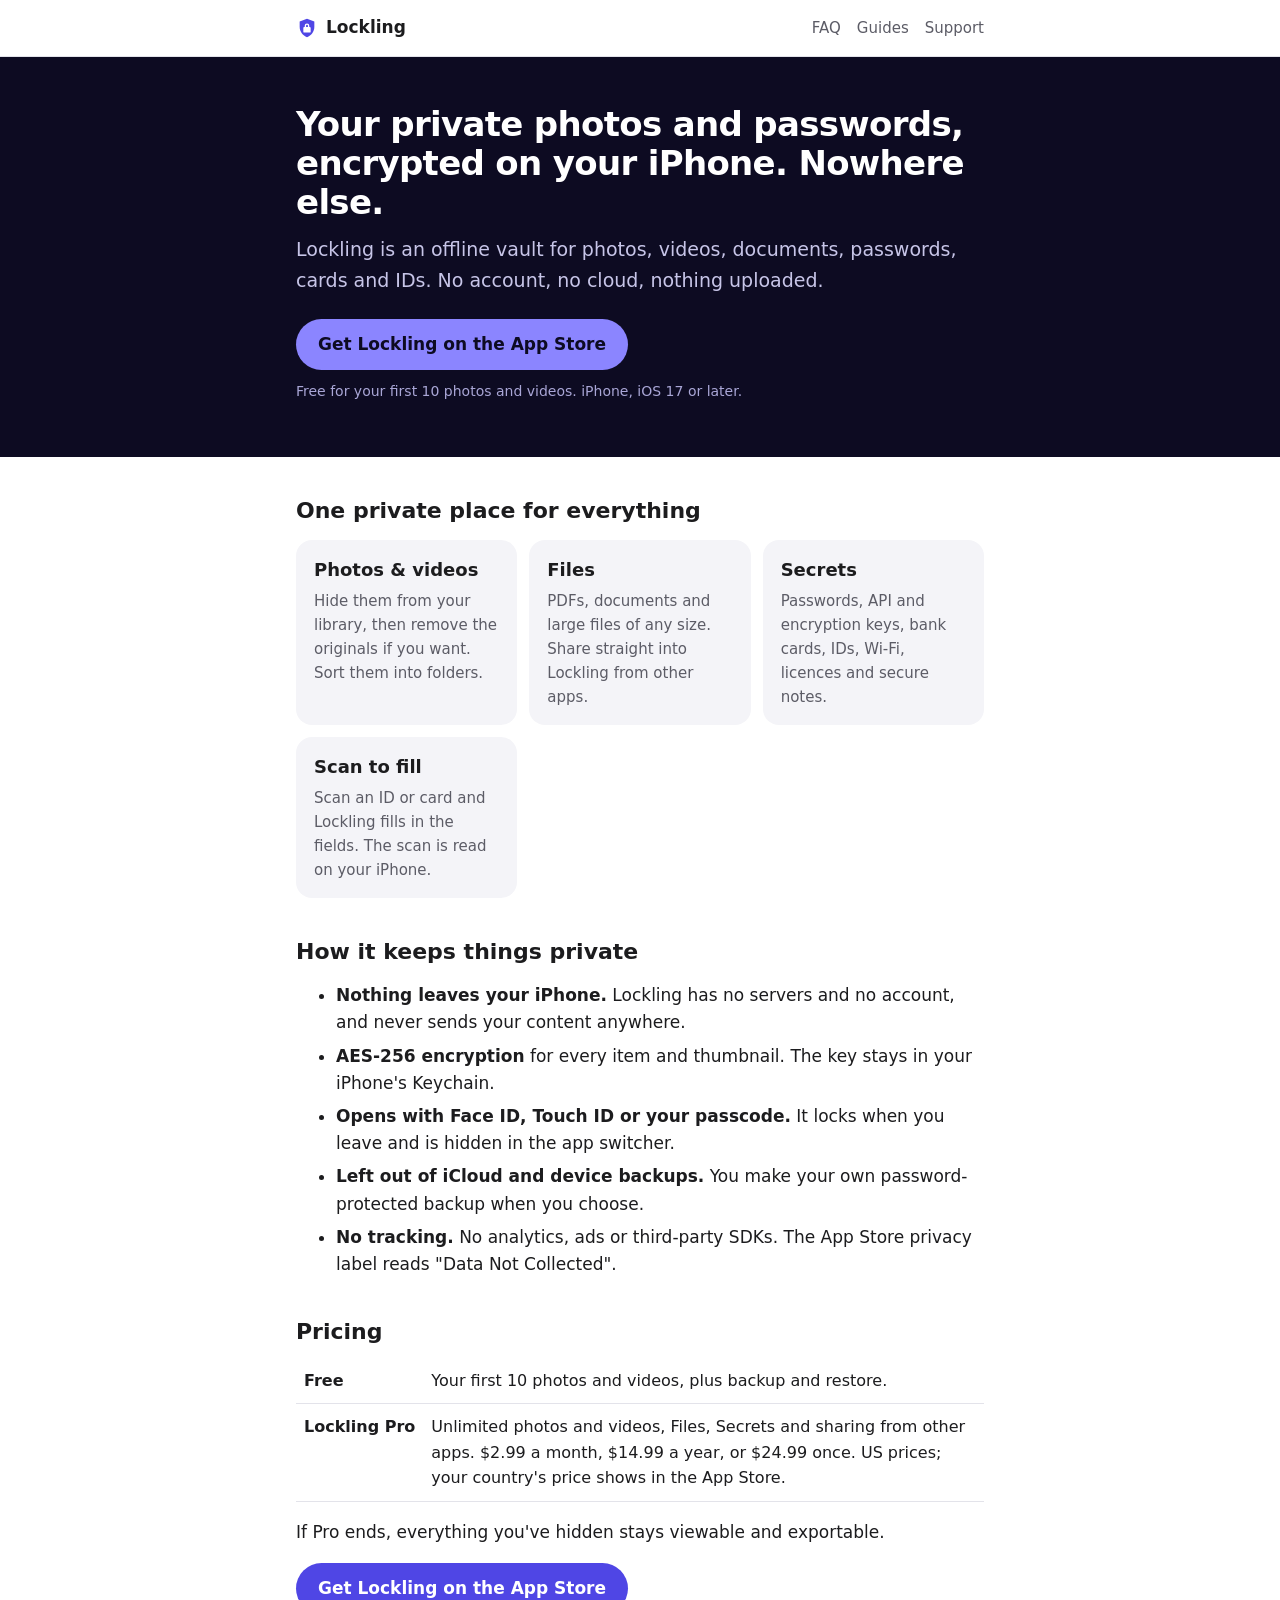
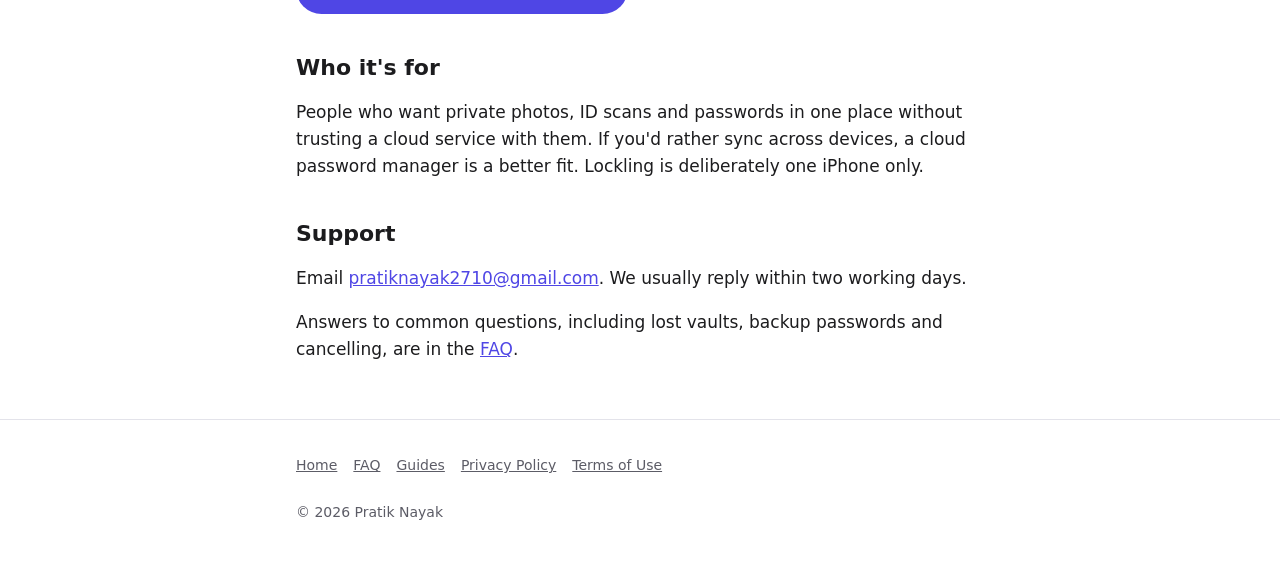
<file: index.html>
<!doctype html>
<html lang="en">
<head>
<meta charset="utf-8">
<meta name="viewport" content="width=device-width, initial-scale=1">
<title>Lockling: Offline Photo &amp; Password Vault for iPhone</title>
<meta name="description" content="Hide photos, videos, files and passwords in an encrypted vault on your iPhone. No account, no cloud, nothing uploaded. First 10 photos and videos free.">
<meta name="apple-itunes-app" content="app-id=6826222520">
<link rel="canonical" href="https://pratiknayakprojects-dev.github.io/lockling/">
<meta property="og:type" content="website">
<meta property="og:title" content="Lockling: Offline Photo & Password Vault for iPhone">
<meta property="og:description" content="Photos, videos, files and passwords, encrypted on your iPhone behind Face ID. No account, no cloud, nothing uploaded.">
<meta property="og:url" content="https://pratiknayakprojects-dev.github.io/lockling/">
<meta name="theme-color" content="#0d0b22">
<link rel="stylesheet" href="style.css">
<script type="application/ld+json">
{
  "@context": "https://schema.org",
  "@type": "MobileApplication",
  "name": "Lockling",
  "alternateName": "Lockling Vault",
  "description": "An offline, encrypted vault for iPhone that keeps photos, videos, documents, passwords, cards and IDs on the device behind Face ID. No account, no cloud and no data collection.",
  "operatingSystem": "iOS 17.0 or later",
  "applicationCategory": "UtilitiesApplication",
  "applicationSubCategory": "Privacy",
  "installUrl": "https://apps.apple.com/app/id6826222520",
  "url": "https://pratiknayakprojects-dev.github.io/lockling/",
  "author": { "@type": "Person", "name": "Pratik Nayak" },
  "featureList": [
    "Hide photos and videos from the Photos library",
    "Store PDFs, documents and large files",
    "Passwords, API keys, encryption keys, bank cards, IDs, Wi-Fi details and secure notes",
    "On-device scanning that fills ID and card fields",
    "AES-256-GCM encryption with the key in the iPhone Keychain",
    "Face ID, Touch ID or passcode unlock",
    "Password-protected backup you export yourself",
    "No account, no cloud, no analytics, no third-party SDKs"
  ],
  "offers": [
    { "@type": "Offer", "name": "Free", "price": "0", "priceCurrency": "USD", "description": "First 10 photos and videos" },
    { "@type": "Offer", "name": "Lockling Pro Monthly", "price": "2.99", "priceCurrency": "USD" },
    { "@type": "Offer", "name": "Lockling Pro Yearly", "price": "14.99", "priceCurrency": "USD" },
    { "@type": "Offer", "name": "Lockling Pro Lifetime", "price": "24.99", "priceCurrency": "USD" }
  ]
}
</script>
</head>
<body>
<header class="site"><div class="wrap">
  <a class="brand" href="./"><svg viewBox="0 0 24 24" aria-hidden="true"><path fill="#4f46e5" d="M12 2 4 5v6c0 5 3.4 9.4 8 11 4.6-1.6 8-6 8-11V5l-8-3Z"/><path fill="#fff" d="M9.5 11V9.5a2.5 2.5 0 0 1 5 0V11h.5a1 1 0 0 1 1 1v4a1 1 0 0 1-1 1H9a1 1 0 0 1-1-1v-4a1 1 0 0 1 1-1h.5Zm1.5 0h2V9.5a1 1 0 0 0-2 0V11Z"/></svg>Lockling</a>
  <nav><a href="faq.html">FAQ</a><a href="guides/">Guides</a><a href="#support">Support</a></nav>
</div></header>

<section class="hero"><div class="wrap">
  <h1>Your private photos and passwords, encrypted on your iPhone. Nowhere else.</h1>
  <p class="lede">Lockling is an offline vault for photos, videos, documents, passwords, cards and IDs. No account, no cloud, nothing uploaded.</p>
  <a class="cta" href="https://apps.apple.com/app/id6826222520">Get Lockling on the App Store</a>
  <p class="note">Free for your first 10 photos and videos. iPhone, iOS 17 or later.</p>
</div></section>

<main class="wrap">
  <h2>One private place for everything</h2>
  <div class="grid">
    <div class="card"><h3>Photos &amp; videos</h3><p>Hide them from your library, then remove the originals if you want. Sort them into folders.</p></div>
    <div class="card"><h3>Files</h3><p>PDFs, documents and large files of any size. Share straight into Lockling from other apps.</p></div>
    <div class="card"><h3>Secrets</h3><p>Passwords, API and encryption keys, bank cards, IDs, Wi-Fi, licences and secure notes.</p></div>
    <div class="card"><h3>Scan to fill</h3><p>Scan an ID or card and Lockling fills in the fields. The scan is read on your iPhone.</p></div>
  </div>

  <h2>How it keeps things private</h2>
  <ul>
    <li><strong>Nothing leaves your iPhone.</strong> Lockling has no servers and no account, and never sends your content anywhere.</li>
    <li><strong>AES-256 encryption</strong> for every item and thumbnail. The key stays in your iPhone's Keychain.</li>
    <li><strong>Opens with Face ID, Touch ID or your passcode.</strong> It locks when you leave and is hidden in the app switcher.</li>
    <li><strong>Left out of iCloud and device backups.</strong> You make your own password-protected backup when you choose.</li>
    <li><strong>No tracking.</strong> No analytics, ads or third-party SDKs. The App Store privacy label reads "Data Not Collected".</li>
  </ul>

  <h2>Pricing</h2>
  <table>
    <tr><th>Free</th><td>Your first 10 photos and videos, plus backup and restore.</td></tr>
    <tr><th>Lockling Pro</th><td>Unlimited photos and videos, Files, Secrets and sharing from other apps. $2.99 a month, $14.99 a year, or $24.99 once. US prices; your country's price shows in the App Store.</td></tr>
  </table>
  <p>If Pro ends, everything you've hidden stays viewable and exportable.</p>
  <p><a class="cta" href="https://apps.apple.com/app/id6826222520">Get Lockling on the App Store</a></p>

  <h2>Who it's for</h2>
  <p>People who want private photos, ID scans and passwords in one place without trusting a cloud service with them. If you'd rather sync across devices, a cloud password manager is a better fit. Lockling is deliberately one iPhone only.</p>

  <h2 id="support">Support</h2>
  <p>Email <a href="mailto:pratiknayak2710@gmail.com">pratiknayak2710@gmail.com</a>. We usually reply within two working days.</p>
  <p>Answers to common questions, including lost vaults, backup passwords and cancelling, are in the <a href="faq.html">FAQ</a>.</p>
</main>

<footer class="site"><div class="wrap">
  <a href="./">Home</a><a href="faq.html">FAQ</a><a href="guides/">Guides</a><a href="privacy.html">Privacy Policy</a><a href="https://www.apple.com/legal/internet-services/itunes/dev/stdeula/">Terms of Use</a>
  <p>© 2026 Pratik Nayak</p>
</div></footer>
</body>
</html>
</file>
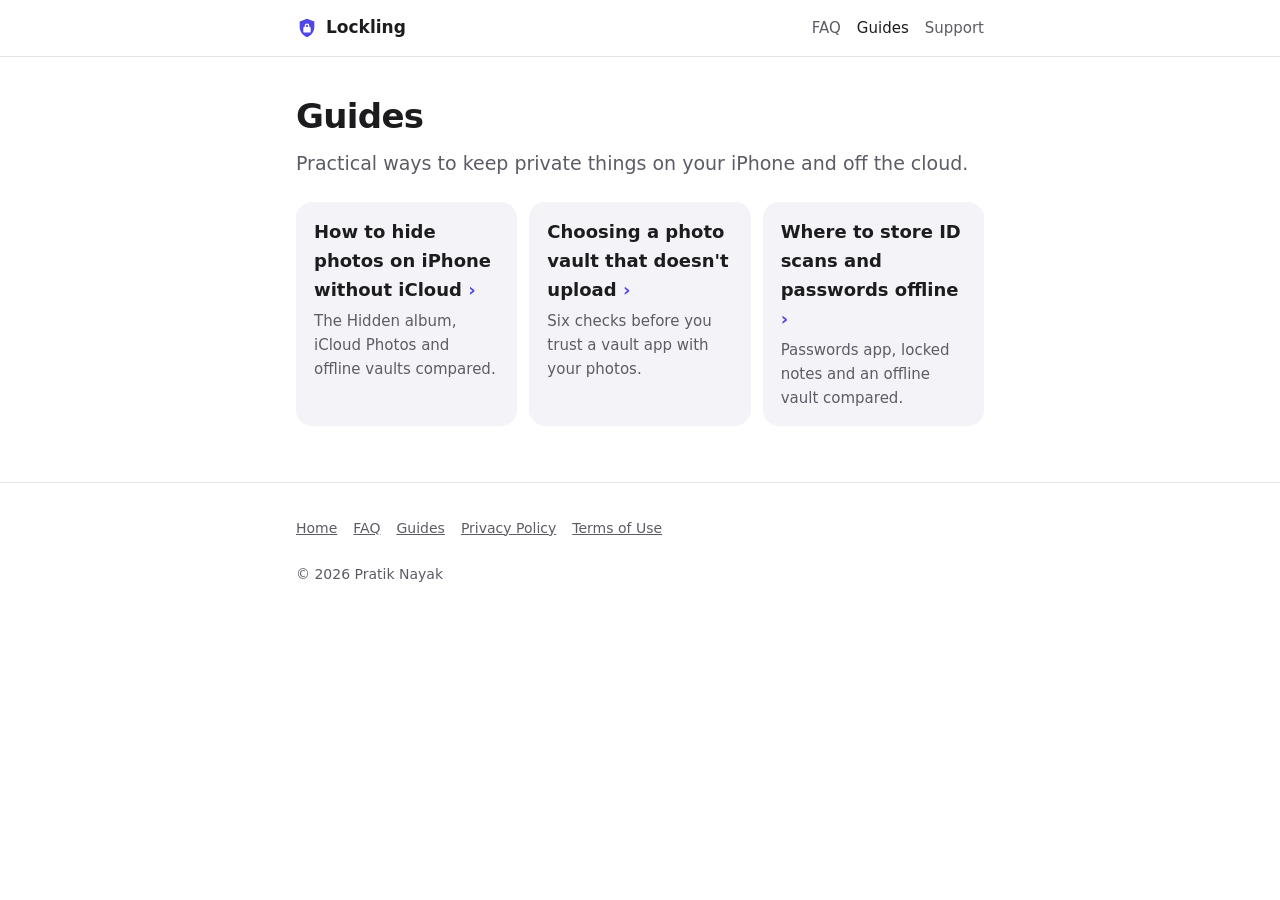
<file: guides/index.html>
<!doctype html>
<html lang="en">
<head>
<meta charset="utf-8">
<meta name="viewport" content="width=device-width, initial-scale=1">
<title>iPhone Privacy Guides | Lockling</title>
<meta name="description" content="Short, practical guides to keeping private photos, ID scans and passwords on your iPhone and off the cloud.">
<meta name="apple-itunes-app" content="app-id=6826222520">
<link rel="canonical" href="https://pratiknayakprojects-dev.github.io/lockling/guides/">
<link rel="stylesheet" href="../style.css">
</head>
<body>
<header class="site"><div class="wrap">
  <a class="brand" href="../"><svg viewBox="0 0 24 24" aria-hidden="true"><path fill="#4f46e5" d="M12 2 4 5v6c0 5 3.4 9.4 8 11 4.6-1.6 8-6 8-11V5l-8-3Z"/><path fill="#fff" d="M9.5 11V9.5a2.5 2.5 0 0 1 5 0V11h.5a1 1 0 0 1 1 1v4a1 1 0 0 1-1 1H9a1 1 0 0 1-1-1v-4a1 1 0 0 1 1-1h.5Zm1.5 0h2V9.5a1 1 0 0 0-2 0V11Z"/></svg>Lockling</a>
  <nav><a href="../faq.html">FAQ</a><a href="./" aria-current="page">Guides</a><a href="../#support">Support</a></nav>
</div></header>

<main class="wrap">
  <h1>Guides</h1>
  <p class="lede">Practical ways to keep private things on your iPhone and off the cloud.</p>
  <div class="grid">
    <a class="card" href="hide-photos-iphone-without-icloud.html"><h3>How to hide photos on iPhone without iCloud</h3><p>The Hidden album, iCloud Photos and offline vaults compared.</p></a>
    <a class="card" href="photo-vault-that-doesnt-upload.html"><h3>Choosing a photo vault that doesn't upload</h3><p>Six checks before you trust a vault app with your photos.</p></a>
    <a class="card" href="store-ids-and-passwords-offline-iphone.html"><h3>Where to store ID scans and passwords offline</h3><p>Passwords app, locked notes and an offline vault compared.</p></a>
  </div>
</main>

<footer class="site"><div class="wrap">
  <a href="../">Home</a><a href="../faq.html">FAQ</a><a href="../guides/">Guides</a><a href="../privacy.html">Privacy Policy</a><a href="https://www.apple.com/legal/internet-services/itunes/dev/stdeula/">Terms of Use</a>
  <p>© 2026 Pratik Nayak</p>
</div></footer>
</body>
</html>
</file>
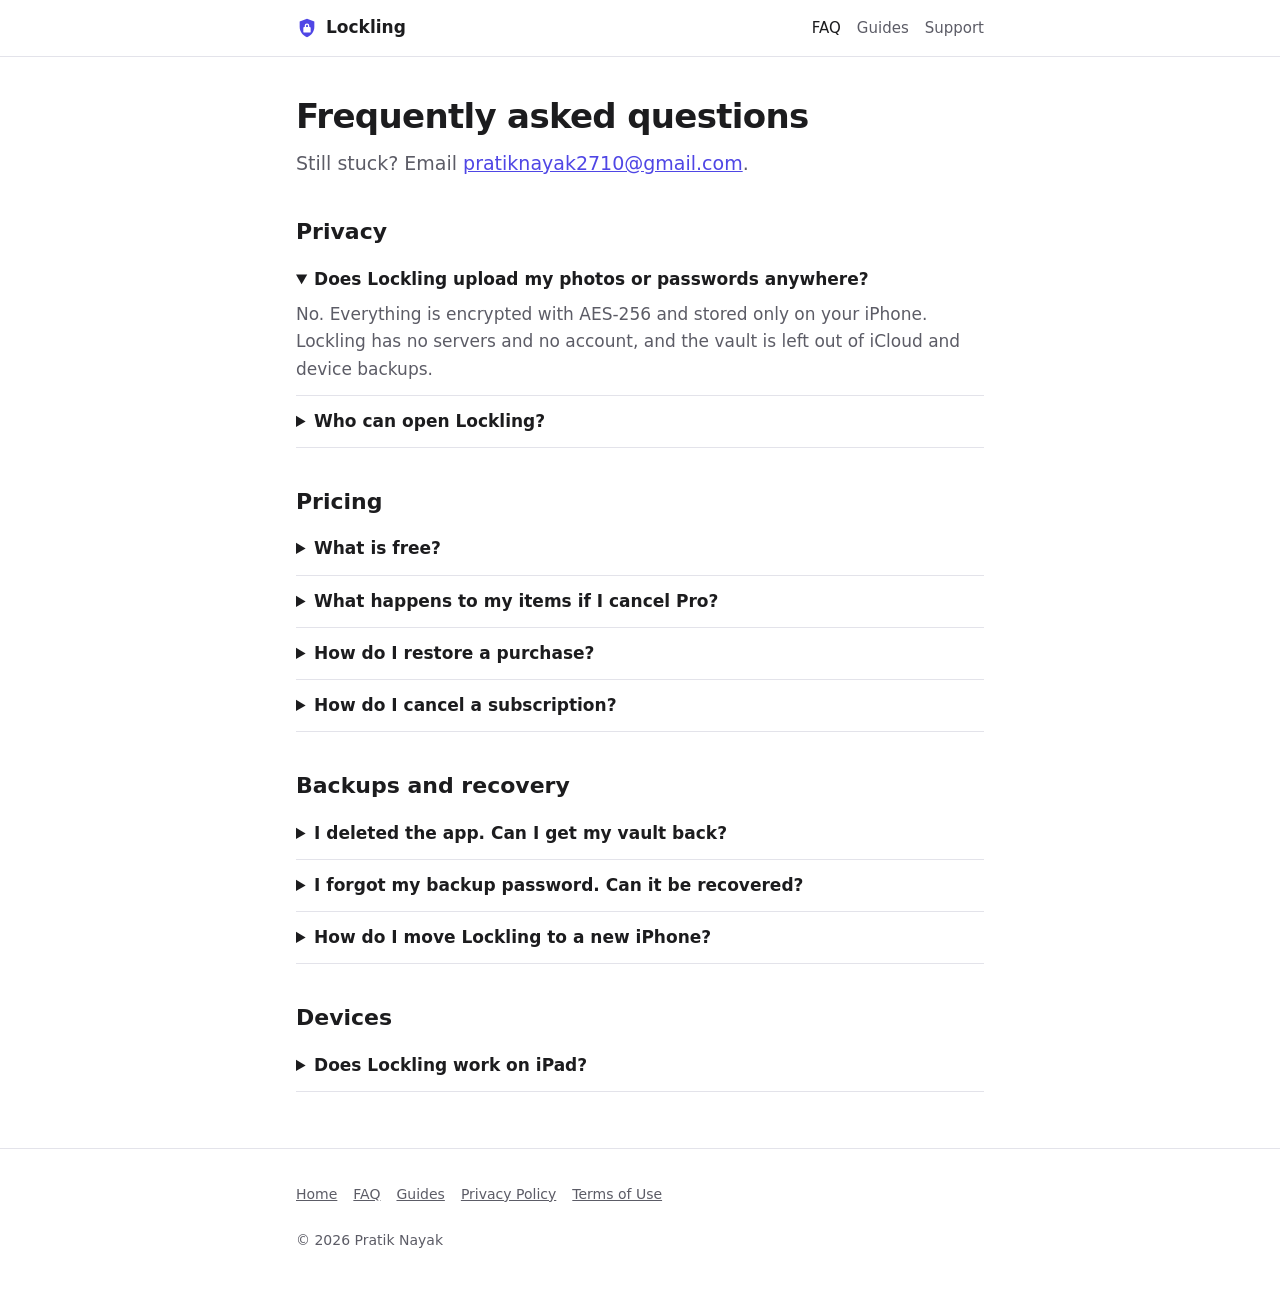
<file: faq.html>
<!doctype html>
<html lang="en">
<head>
<meta charset="utf-8">
<meta name="viewport" content="width=device-width, initial-scale=1">
<title>Lockling FAQ: Backups, Pricing, Privacy and Recovery</title>
<meta name="description" content="Answers about Lockling, the offline iPhone vault: what's free, how backups work, what happens if you delete the app, and how to cancel.">
<meta name="apple-itunes-app" content="app-id=6826222520">
<link rel="canonical" href="https://pratiknayakprojects-dev.github.io/lockling/faq.html">
<link rel="stylesheet" href="style.css">
<script type="application/ld+json">
{
  "@context": "https://schema.org",
  "@type": "FAQPage",
  "mainEntity": [
    { "@type": "Question", "name": "Does Lockling upload my photos or passwords anywhere?",
      "acceptedAnswer": { "@type": "Answer", "text": "No. Everything is encrypted with AES-256 and stored only on your iPhone. Lockling has no servers and no account, and the vault is left out of iCloud and device backups." } },
    { "@type": "Question", "name": "What is free in Lockling?",
      "acceptedAnswer": { "@type": "Answer", "text": "Your first 10 photos and videos, plus backup and restore. Lockling Pro adds unlimited photos and videos, Files, Secrets and sharing from other apps for $2.99 a month, $14.99 a year or $24.99 once (US prices)." } },
    { "@type": "Question", "name": "I deleted the app. Can I get my vault back?",
      "acceptedAnswer": { "@type": "Answer", "text": "Only from a backup you exported. The vault exists only on your iPhone, so there is no other copy. In Lockling, go to Settings and tap Export Encrypted Backup." } },
    { "@type": "Question", "name": "I forgot my backup password. Can it be recovered?",
      "acceptedAnswer": { "@type": "Answer", "text": "No. The backup is encrypted with that password and nobody else can open it, including us." } },
    { "@type": "Question", "name": "How do I move Lockling to a new iPhone?",
      "acceptedAnswer": { "@type": "Answer", "text": "Export an encrypted backup in Settings, save it to Files or iCloud Drive, then use Restore from Backup on the new iPhone. This works without Pro." } },
    { "@type": "Question", "name": "Who can open Lockling?",
      "acceptedAnswer": { "@type": "Answer", "text": "Anyone who can unlock your iPhone with Face ID, Touch ID or the passcode. Lockling locks itself when you leave the app." } },
    { "@type": "Question", "name": "What happens to my items if I cancel Pro?",
      "acceptedAnswer": { "@type": "Answer", "text": "Everything you've hidden stays viewable and exportable. You just can't add more beyond the free allowance." } },
    { "@type": "Question", "name": "Does Lockling work on iPad?",
      "acceptedAnswer": { "@type": "Answer", "text": "Lockling is made for iPhone. It runs on iPad in an iPhone-sized window." } },
    { "@type": "Question", "name": "How do I restore a purchase?",
      "acceptedAnswer": { "@type": "Answer", "text": "Open the Lockling Pro screen and tap Restore, or use Restore Purchases in Settings." } },
    { "@type": "Question", "name": "How do I cancel a subscription?",
      "acceptedAnswer": { "@type": "Answer", "text": "On your iPhone, open Settings, tap your name, then Subscriptions, then Lockling Pro." } }
  ]
}
</script>
</head>
<body>
<header class="site"><div class="wrap">
  <a class="brand" href="./"><svg viewBox="0 0 24 24" aria-hidden="true"><path fill="#4f46e5" d="M12 2 4 5v6c0 5 3.4 9.4 8 11 4.6-1.6 8-6 8-11V5l-8-3Z"/><path fill="#fff" d="M9.5 11V9.5a2.5 2.5 0 0 1 5 0V11h.5a1 1 0 0 1 1 1v4a1 1 0 0 1-1 1H9a1 1 0 0 1-1-1v-4a1 1 0 0 1 1-1h.5Zm1.5 0h2V9.5a1 1 0 0 0-2 0V11Z"/></svg>Lockling</a>
  <nav><a href="faq.html" aria-current="page">FAQ</a><a href="guides/">Guides</a><a href="./#support">Support</a></nav>
</div></header>

<main class="wrap">
  <h1>Frequently asked questions</h1>
  <p class="lede">Still stuck? Email <a href="mailto:pratiknayak2710@gmail.com">pratiknayak2710@gmail.com</a>.</p>

  <h2>Privacy</h2>
  <details open><summary>Does Lockling upload my photos or passwords anywhere?</summary>
    <p>No. Everything is encrypted with AES-256 and stored only on your iPhone. Lockling has no servers and no account, and the vault is left out of iCloud and device backups.</p></details>
  <details><summary>Who can open Lockling?</summary>
    <p>Anyone who can unlock your iPhone with Face ID, Touch ID or the passcode. Lockling locks itself when you leave the app.</p></details>

  <h2>Pricing</h2>
  <details><summary>What is free?</summary>
    <p>Your first 10 photos and videos, plus backup and restore. Lockling Pro adds unlimited photos and videos, Files, Secrets and sharing from other apps for $2.99 a month, $14.99 a year or $24.99 once (US prices).</p></details>
  <details><summary>What happens to my items if I cancel Pro?</summary>
    <p>Everything you've hidden stays viewable and exportable. You just can't add more beyond the free allowance.</p></details>
  <details><summary>How do I restore a purchase?</summary>
    <p>Open the Lockling Pro screen and tap Restore, or use Restore Purchases in Settings.</p></details>
  <details><summary>How do I cancel a subscription?</summary>
    <p>On your iPhone, open Settings, tap your name, then Subscriptions, then Lockling Pro.</p></details>

  <h2>Backups and recovery</h2>
  <details><summary>I deleted the app. Can I get my vault back?</summary>
    <p>Only from a backup you exported. The vault exists only on your iPhone, so there is no other copy. In Lockling, go to Settings and tap Export Encrypted Backup.</p></details>
  <details><summary>I forgot my backup password. Can it be recovered?</summary>
    <p>No. The backup is encrypted with that password and nobody else can open it, including us.</p></details>
  <details><summary>How do I move Lockling to a new iPhone?</summary>
    <p>Export an encrypted backup in Settings, save it to Files or iCloud Drive, then use Restore from Backup on the new iPhone. This works without Pro.</p></details>

  <h2>Devices</h2>
  <details><summary>Does Lockling work on iPad?</summary>
    <p>Lockling is made for iPhone. It runs on iPad in an iPhone-sized window.</p></details>
</main>

<footer class="site"><div class="wrap">
  <a href="./">Home</a><a href="faq.html">FAQ</a><a href="guides/">Guides</a><a href="privacy.html">Privacy Policy</a><a href="https://www.apple.com/legal/internet-services/itunes/dev/stdeula/">Terms of Use</a>
  <p>© 2026 Pratik Nayak</p>
</div></footer>
</body>
</html>
</file>
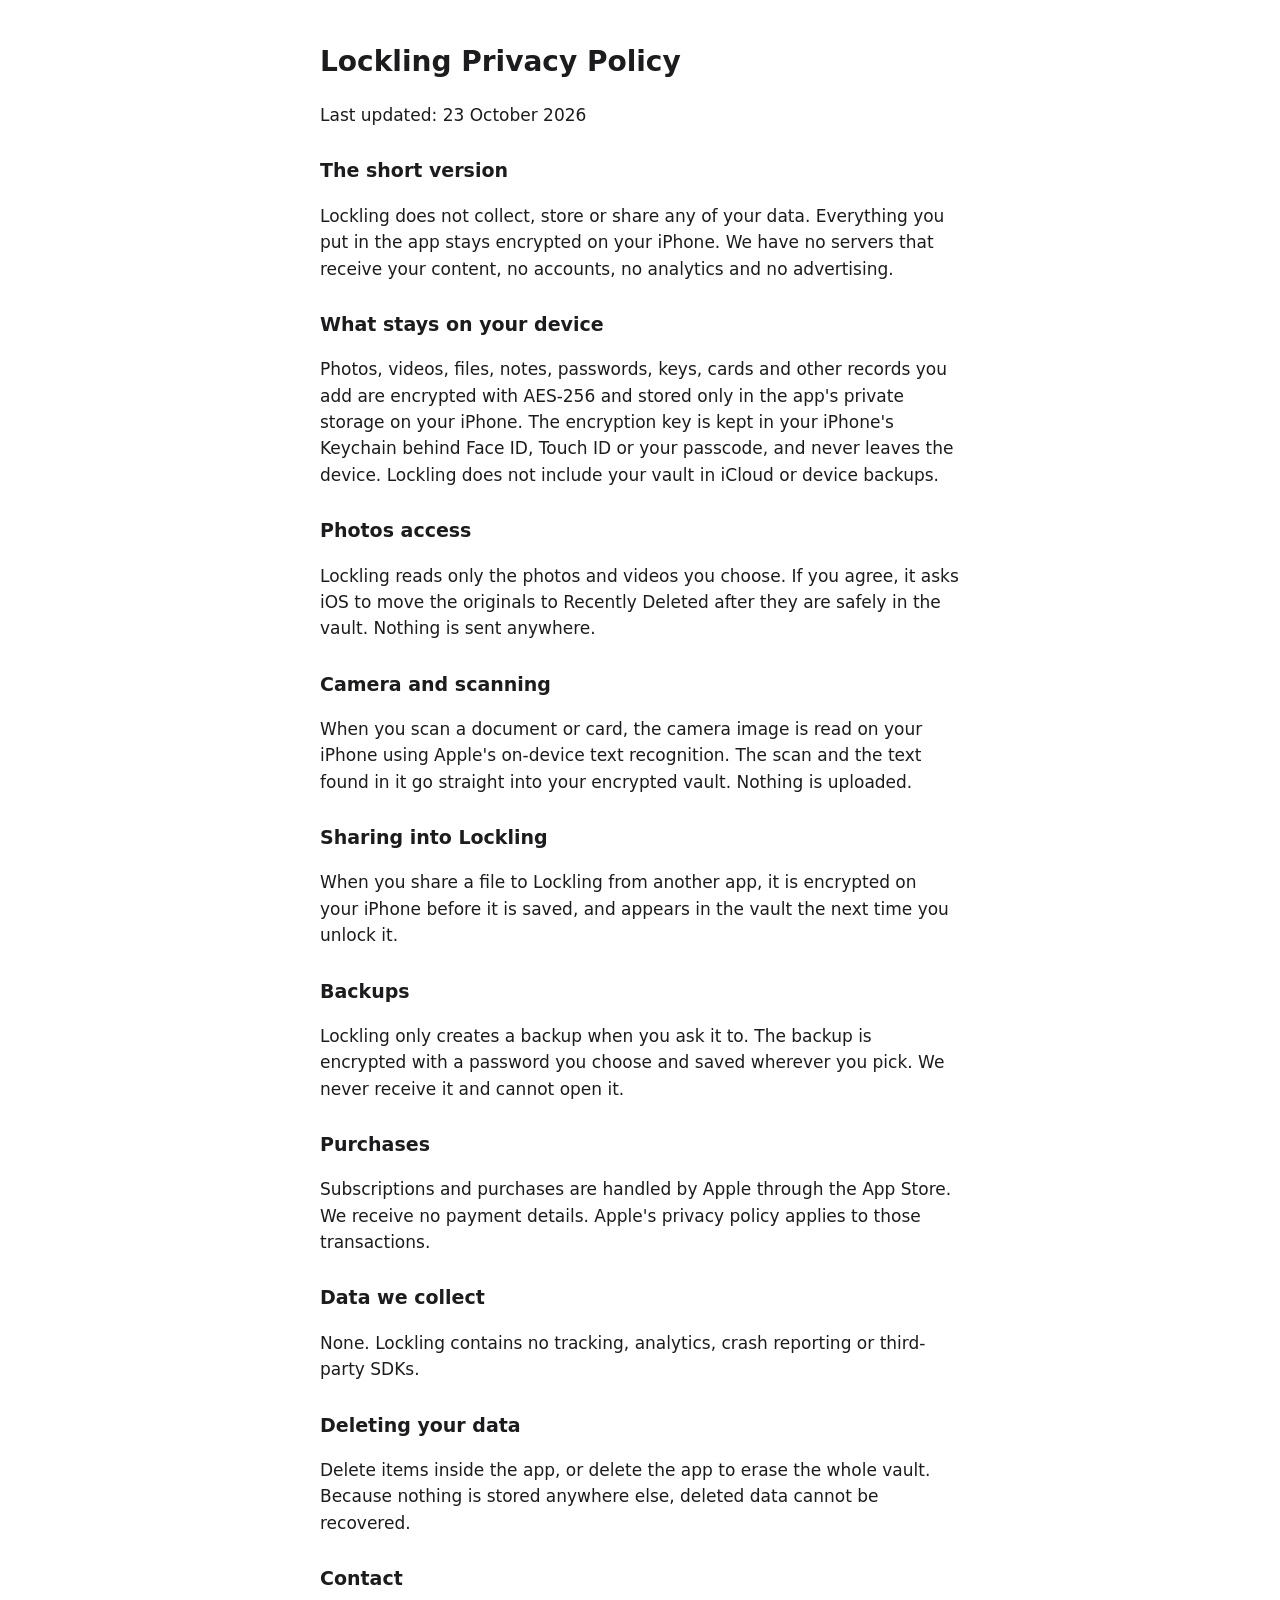
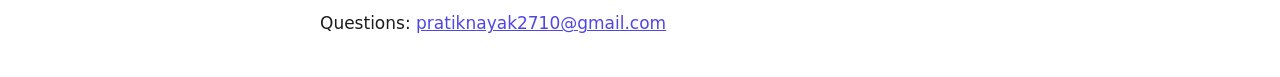
<file: privacy.html>
<!doctype html>
<html lang="en">
<head>
<meta charset="utf-8">
<meta name="viewport" content="width=device-width, initial-scale=1">
<title>Lockling Privacy Policy</title>
<style>
  body { font: 17px/1.55 -apple-system, system-ui, sans-serif; max-width: 640px; margin: 40px auto; padding: 0 16px; color: #1c1c1e; background: #fff; }
  h1 { font-size: 28px; } h2 { font-size: 19px; margin-top: 28px; }
  a { color: #4f46e5; }
  @media (prefers-color-scheme: dark) { body { color: #f2f2f7; background: #000; } a { color: #8b85ff; } }
</style>
</head>
<body>
<h1>Lockling Privacy Policy</h1>
<p>Last updated: 23 October 2026</p>

<h2>The short version</h2>
<p>Lockling does not collect, store or share any of your data. Everything you put in the app stays encrypted on your iPhone. We have no servers that receive your content, no accounts, no analytics and no advertising.</p>

<h2>What stays on your device</h2>
<p>Photos, videos, files, notes, passwords, keys, cards and other records you add are encrypted with AES-256 and stored only in the app's private storage on your iPhone. The encryption key is kept in your iPhone's Keychain behind Face ID, Touch ID or your passcode, and never leaves the device. Lockling does not include your vault in iCloud or device backups.</p>

<h2>Photos access</h2>
<p>Lockling reads only the photos and videos you choose. If you agree, it asks iOS to move the originals to Recently Deleted after they are safely in the vault. Nothing is sent anywhere.</p>

<h2>Camera and scanning</h2>
<p>When you scan a document or card, the camera image is read on your iPhone using Apple's on-device text recognition. The scan and the text found in it go straight into your encrypted vault. Nothing is uploaded.</p>

<h2>Sharing into Lockling</h2>
<p>When you share a file to Lockling from another app, it is encrypted on your iPhone before it is saved, and appears in the vault the next time you unlock it.</p>

<h2>Backups</h2>
<p>Lockling only creates a backup when you ask it to. The backup is encrypted with a password you choose and saved wherever you pick. We never receive it and cannot open it.</p>

<h2>Purchases</h2>
<p>Subscriptions and purchases are handled by Apple through the App Store. We receive no payment details. Apple's privacy policy applies to those transactions.</p>

<h2>Data we collect</h2>
<p>None. Lockling contains no tracking, analytics, crash reporting or third-party SDKs.</p>

<h2>Deleting your data</h2>
<p>Delete items inside the app, or delete the app to erase the whole vault. Because nothing is stored anywhere else, deleted data cannot be recovered.</p>

<h2>Contact</h2>
<p>Questions: <a href="mailto:pratiknayak2710@gmail.com">pratiknayak2710@gmail.com</a></p>
</body>
</html>
</file>
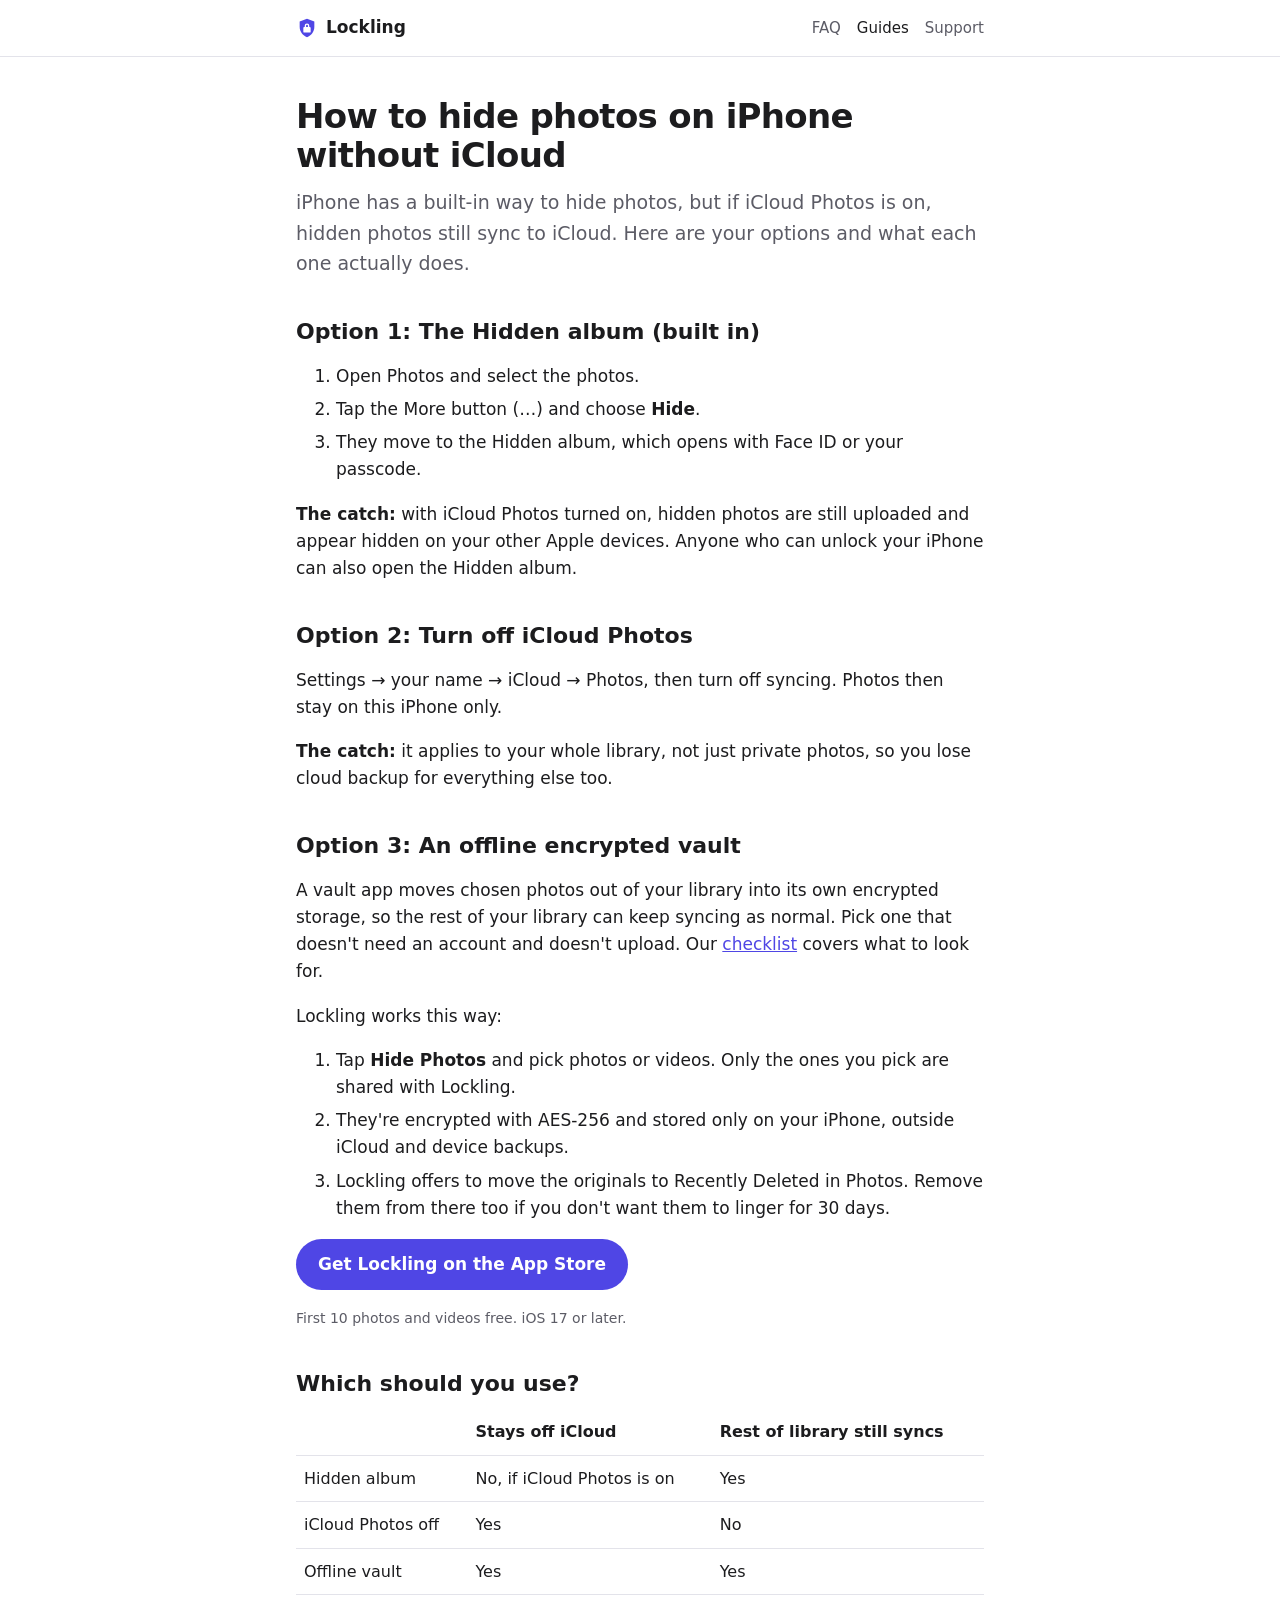
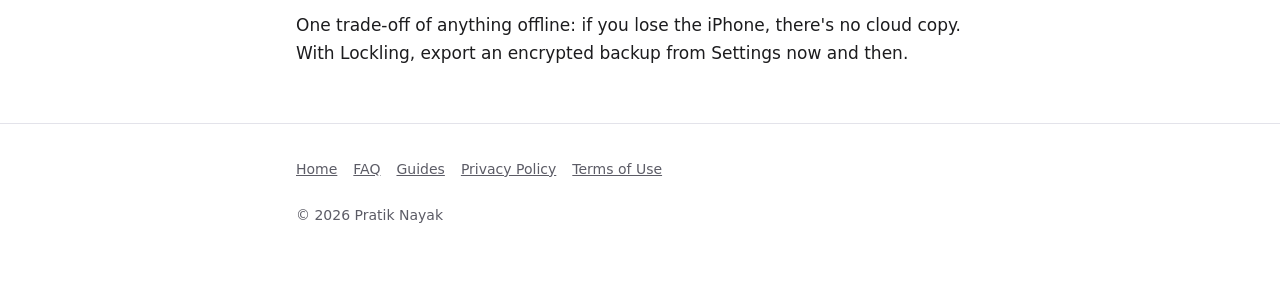
<file: guides/hide-photos-iphone-without-icloud.html>
<!doctype html>
<html lang="en">
<head>
<meta charset="utf-8">
<meta name="viewport" content="width=device-width, initial-scale=1">
<title>How to Hide Photos on iPhone Without iCloud | Lockling</title>
<meta name="description" content="Three ways to hide photos on iPhone, and which ones keep them off iCloud: the Hidden album, turning off iCloud Photos, or an offline encrypted vault.">
<meta name="apple-itunes-app" content="app-id=6826222520">
<link rel="canonical" href="https://pratiknayakprojects-dev.github.io/lockling/guides/hide-photos-iphone-without-icloud.html">
<link rel="stylesheet" href="../style.css">
<script type="application/ld+json">
{ "@context": "https://schema.org", "@type": "Article",
  "headline": "How to hide photos on iPhone without iCloud",
  "author": { "@type": "Person", "name": "Pratik Nayak" },
  "datePublished": "2026-10-26", "dateModified": "2026-10-26",
  "mainEntityOfPage": "https://pratiknayakprojects-dev.github.io/lockling/guides/hide-photos-iphone-without-icloud.html" }
</script>
</head>
<body>
<header class="site"><div class="wrap">
  <a class="brand" href="../"><svg viewBox="0 0 24 24" aria-hidden="true"><path fill="#4f46e5" d="M12 2 4 5v6c0 5 3.4 9.4 8 11 4.6-1.6 8-6 8-11V5l-8-3Z"/><path fill="#fff" d="M9.5 11V9.5a2.5 2.5 0 0 1 5 0V11h.5a1 1 0 0 1 1 1v4a1 1 0 0 1-1 1H9a1 1 0 0 1-1-1v-4a1 1 0 0 1 1-1h.5Zm1.5 0h2V9.5a1 1 0 0 0-2 0V11Z"/></svg>Lockling</a>
  <nav><a href="../faq.html">FAQ</a><a href="./" aria-current="page">Guides</a><a href="../#support">Support</a></nav>
</div></header>

<main class="wrap">
  <h1>How to hide photos on iPhone without iCloud</h1>
  <p class="lede">iPhone has a built-in way to hide photos, but if iCloud Photos is on, hidden photos still sync to iCloud. Here are your options and what each one actually does.</p>

  <h2>Option 1: The Hidden album (built in)</h2>
  <ol>
    <li>Open Photos and select the photos.</li>
    <li>Tap the More button (…) and choose <strong>Hide</strong>.</li>
    <li>They move to the Hidden album, which opens with Face ID or your passcode.</li>
  </ol>
  <p><strong>The catch:</strong> with iCloud Photos turned on, hidden photos are still uploaded and appear hidden on your other Apple devices. Anyone who can unlock your iPhone can also open the Hidden album.</p>

  <h2>Option 2: Turn off iCloud Photos</h2>
  <p>Settings → your name → iCloud → Photos, then turn off syncing. Photos then stay on this iPhone only.</p>
  <p><strong>The catch:</strong> it applies to your whole library, not just private photos, so you lose cloud backup for everything else too.</p>

  <h2>Option 3: An offline encrypted vault</h2>
  <p>A vault app moves chosen photos out of your library into its own encrypted storage, so the rest of your library can keep syncing as normal. Pick one that doesn't need an account and doesn't upload. Our <a href="photo-vault-that-doesnt-upload.html">checklist</a> covers what to look for.</p>
  <p>Lockling works this way:</p>
  <ol>
    <li>Tap <strong>Hide Photos</strong> and pick photos or videos. Only the ones you pick are shared with Lockling.</li>
    <li>They're encrypted with AES-256 and stored only on your iPhone, outside iCloud and device backups.</li>
    <li>Lockling offers to move the originals to Recently Deleted in Photos. Remove them from there too if you don't want them to linger for 30 days.</li>
  </ol>
  <p><a class="cta" href="https://apps.apple.com/app/id6826222520">Get Lockling on the App Store</a></p>
  <p class="note">First 10 photos and videos free. iOS 17 or later.</p>

  <h2>Which should you use?</h2>
  <table>
    <tr><th></th><th>Stays off iCloud</th><th>Rest of library still syncs</th></tr>
    <tr><td>Hidden album</td><td>No, if iCloud Photos is on</td><td>Yes</td></tr>
    <tr><td>iCloud Photos off</td><td>Yes</td><td>No</td></tr>
    <tr><td>Offline vault</td><td>Yes</td><td>Yes</td></tr>
  </table>
  <p>One trade-off of anything offline: if you lose the iPhone, there's no cloud copy. With Lockling, export an encrypted backup from Settings now and then.</p>
</main>

<footer class="site"><div class="wrap">
  <a href="../">Home</a><a href="../faq.html">FAQ</a><a href="../guides/">Guides</a><a href="../privacy.html">Privacy Policy</a><a href="https://www.apple.com/legal/internet-services/itunes/dev/stdeula/">Terms of Use</a>
  <p>© 2026 Pratik Nayak</p>
</div></footer>
</body>
</html>
</file>
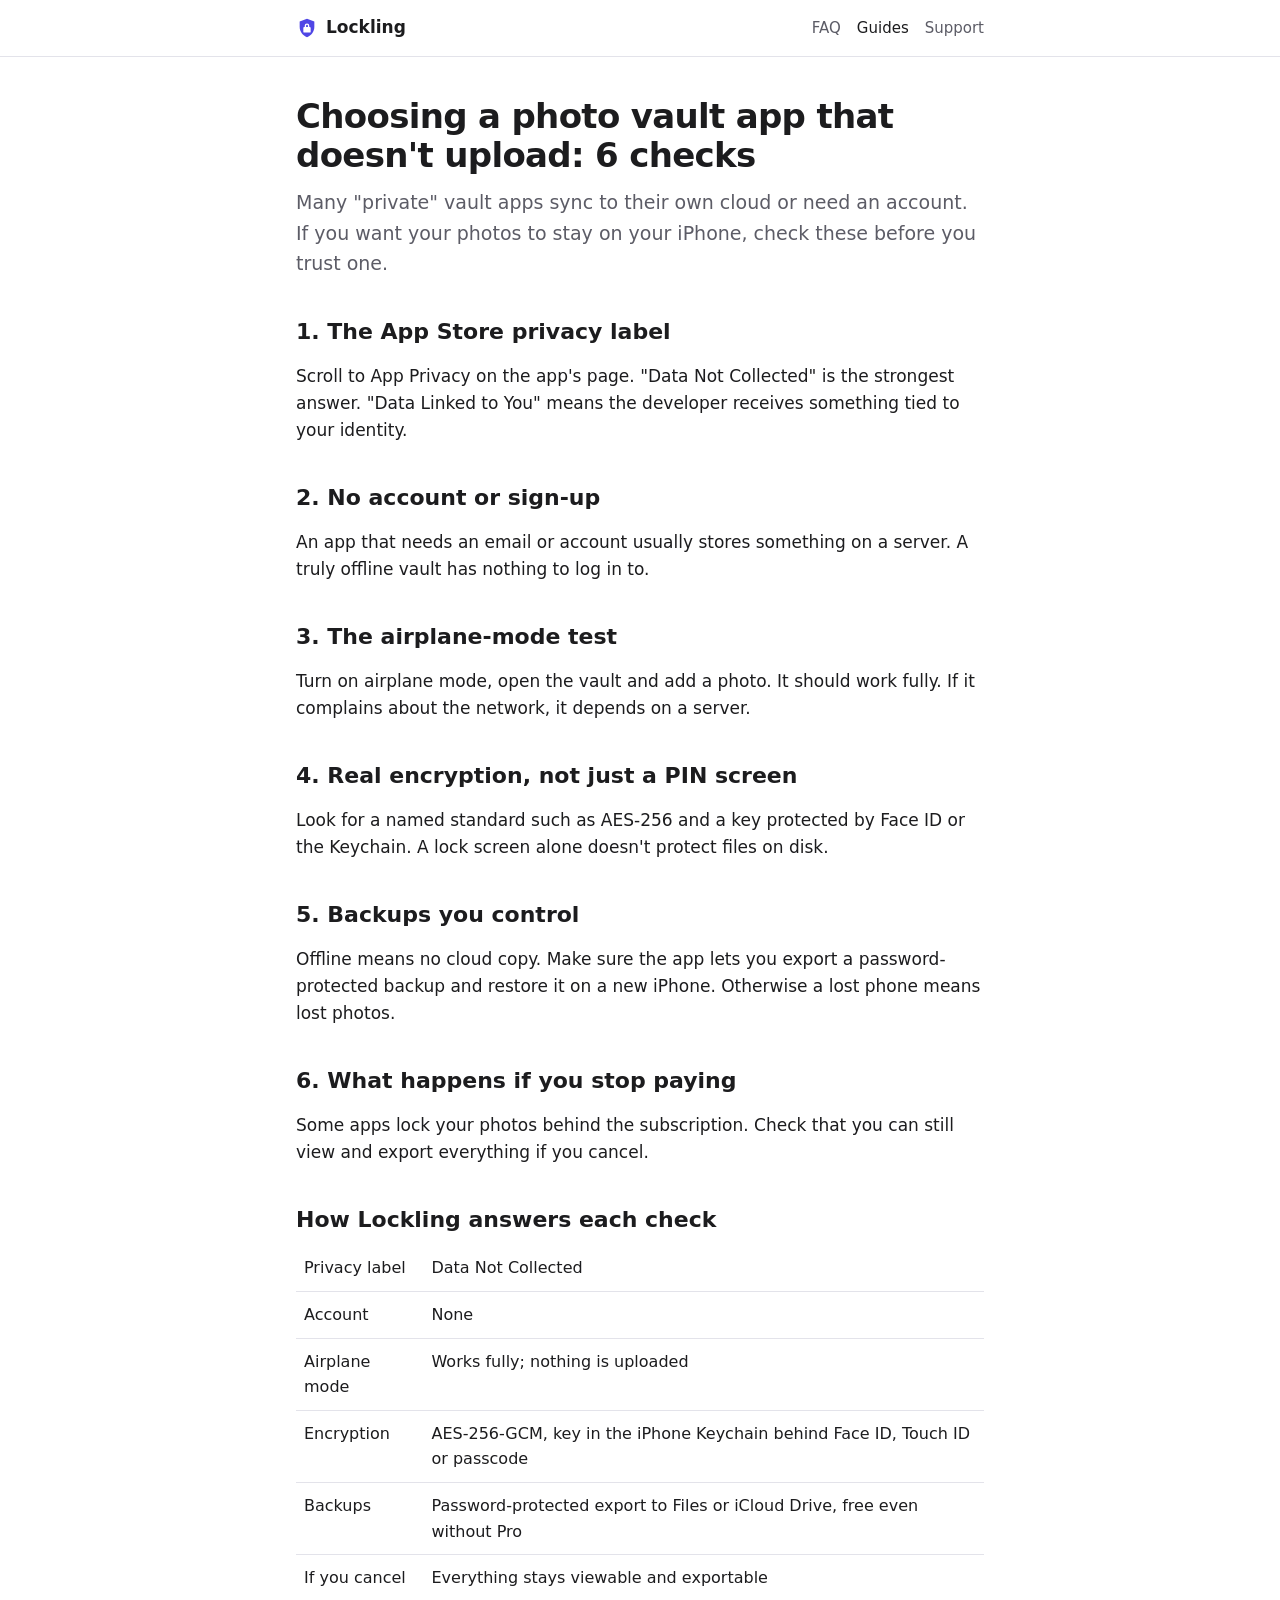
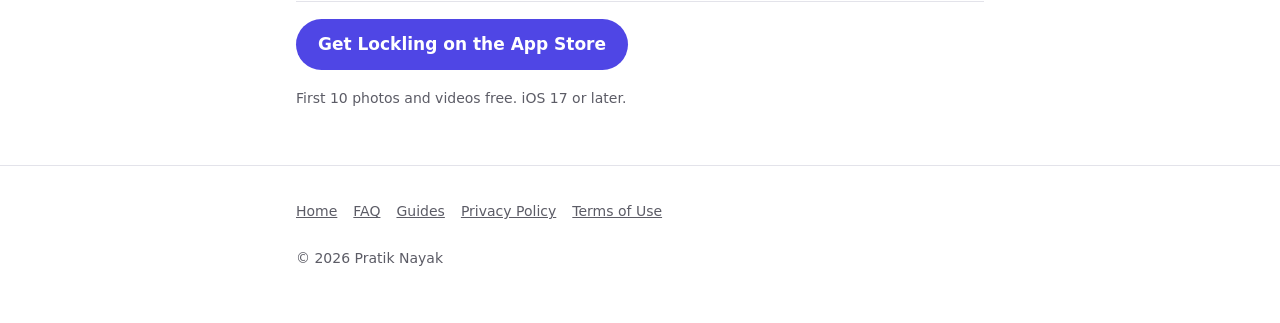
<file: guides/photo-vault-that-doesnt-upload.html>
<!doctype html>
<html lang="en">
<head>
<meta charset="utf-8">
<meta name="viewport" content="width=device-width, initial-scale=1">
<title>Choosing a Photo Vault App That Doesn't Upload: 6 Checks | Lockling</title>
<meta name="description" content="How to tell whether an iPhone photo vault really keeps your photos on the device: privacy label, account, airplane-mode test, backups and what happens if you stop paying.">
<meta name="apple-itunes-app" content="app-id=6826222520">
<link rel="canonical" href="https://pratiknayakprojects-dev.github.io/lockling/guides/photo-vault-that-doesnt-upload.html">
<link rel="stylesheet" href="../style.css">
<script type="application/ld+json">
{ "@context": "https://schema.org", "@type": "Article",
  "headline": "Choosing a photo vault app that doesn't upload: 6 checks",
  "author": { "@type": "Person", "name": "Pratik Nayak" },
  "datePublished": "2026-10-26", "dateModified": "2026-10-26",
  "mainEntityOfPage": "https://pratiknayakprojects-dev.github.io/lockling/guides/photo-vault-that-doesnt-upload.html" }
</script>
</head>
<body>
<header class="site"><div class="wrap">
  <a class="brand" href="../"><svg viewBox="0 0 24 24" aria-hidden="true"><path fill="#4f46e5" d="M12 2 4 5v6c0 5 3.4 9.4 8 11 4.6-1.6 8-6 8-11V5l-8-3Z"/><path fill="#fff" d="M9.5 11V9.5a2.5 2.5 0 0 1 5 0V11h.5a1 1 0 0 1 1 1v4a1 1 0 0 1-1 1H9a1 1 0 0 1-1-1v-4a1 1 0 0 1 1-1h.5Zm1.5 0h2V9.5a1 1 0 0 0-2 0V11Z"/></svg>Lockling</a>
  <nav><a href="../faq.html">FAQ</a><a href="./" aria-current="page">Guides</a><a href="../#support">Support</a></nav>
</div></header>

<main class="wrap">
  <h1>Choosing a photo vault app that doesn't upload: 6 checks</h1>
  <p class="lede">Many "private" vault apps sync to their own cloud or need an account. If you want your photos to stay on your iPhone, check these before you trust one.</p>

  <h2>1. The App Store privacy label</h2>
  <p>Scroll to App Privacy on the app's page. "Data Not Collected" is the strongest answer. "Data Linked to You" means the developer receives something tied to your identity.</p>

  <h2>2. No account or sign-up</h2>
  <p>An app that needs an email or account usually stores something on a server. A truly offline vault has nothing to log in to.</p>

  <h2>3. The airplane-mode test</h2>
  <p>Turn on airplane mode, open the vault and add a photo. It should work fully. If it complains about the network, it depends on a server.</p>

  <h2>4. Real encryption, not just a PIN screen</h2>
  <p>Look for a named standard such as AES-256 and a key protected by Face ID or the Keychain. A lock screen alone doesn't protect files on disk.</p>

  <h2>5. Backups you control</h2>
  <p>Offline means no cloud copy. Make sure the app lets you export a password-protected backup and restore it on a new iPhone. Otherwise a lost phone means lost photos.</p>

  <h2>6. What happens if you stop paying</h2>
  <p>Some apps lock your photos behind the subscription. Check that you can still view and export everything if you cancel.</p>

  <h2>How Lockling answers each check</h2>
  <table>
    <tr><td>Privacy label</td><td>Data Not Collected</td></tr>
    <tr><td>Account</td><td>None</td></tr>
    <tr><td>Airplane mode</td><td>Works fully; nothing is uploaded</td></tr>
    <tr><td>Encryption</td><td>AES-256-GCM, key in the iPhone Keychain behind Face ID, Touch ID or passcode</td></tr>
    <tr><td>Backups</td><td>Password-protected export to Files or iCloud Drive, free even without Pro</td></tr>
    <tr><td>If you cancel</td><td>Everything stays viewable and exportable</td></tr>
  </table>
  <p><a class="cta" href="https://apps.apple.com/app/id6826222520">Get Lockling on the App Store</a></p>
  <p class="note">First 10 photos and videos free. iOS 17 or later.</p>
</main>

<footer class="site"><div class="wrap">
  <a href="../">Home</a><a href="../faq.html">FAQ</a><a href="../guides/">Guides</a><a href="../privacy.html">Privacy Policy</a><a href="https://www.apple.com/legal/internet-services/itunes/dev/stdeula/">Terms of Use</a>
  <p>© 2026 Pratik Nayak</p>
</div></footer>
</body>
</html>
</file>
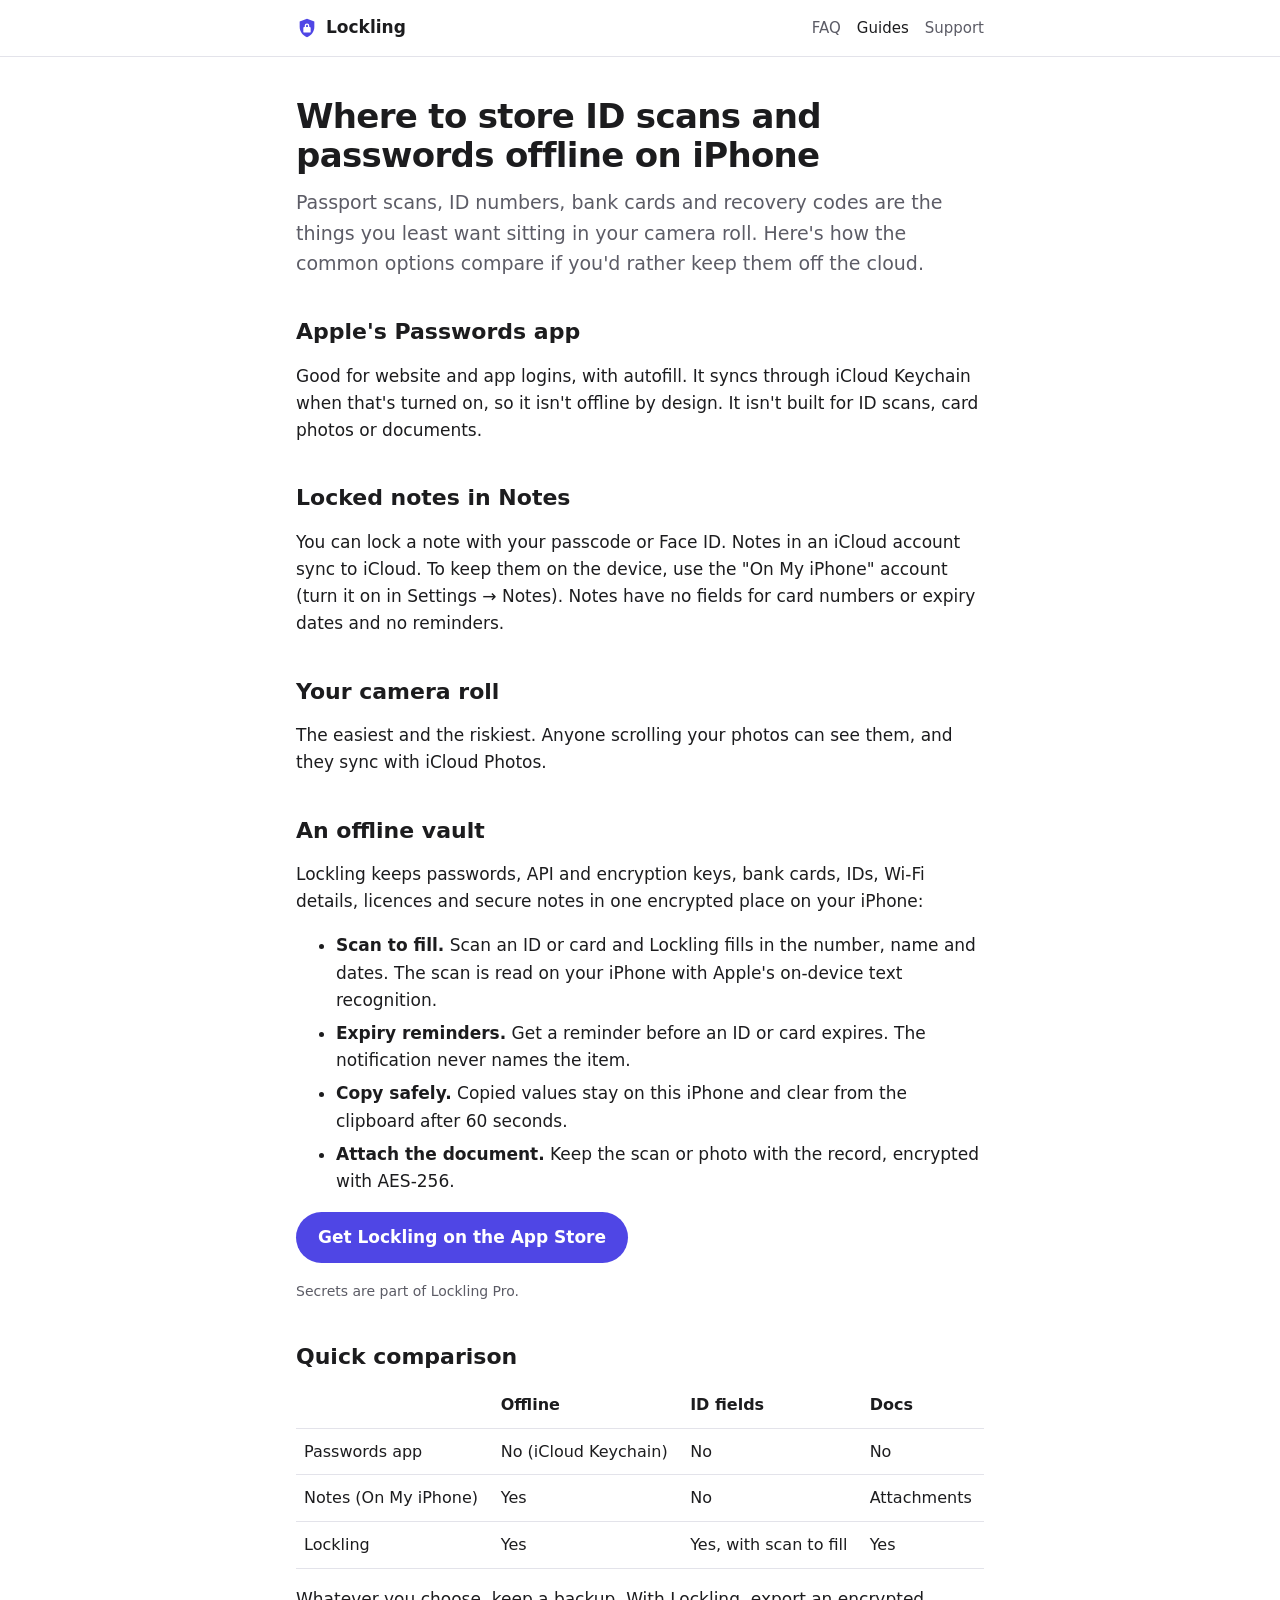
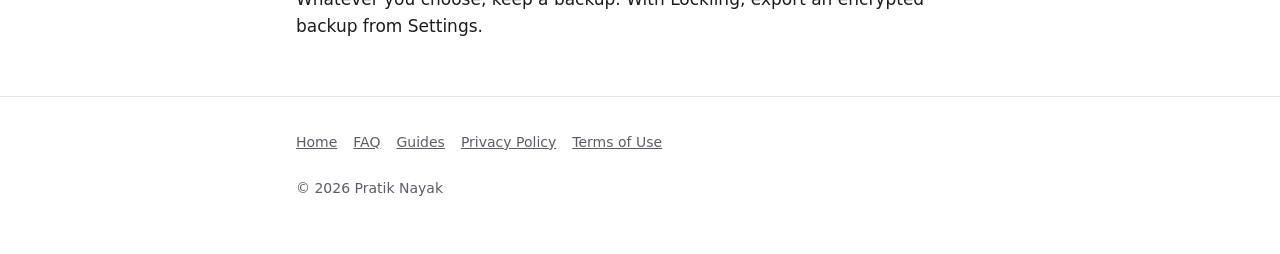
<file: guides/store-ids-and-passwords-offline-iphone.html>
<!doctype html>
<html lang="en">
<head>
<meta charset="utf-8">
<meta name="viewport" content="width=device-width, initial-scale=1">
<title>Where to Store ID Scans and Passwords Offline on iPhone | Lockling</title>
<meta name="description" content="Compare the Passwords app, locked notes and an offline vault for keeping passports, ID scans, bank cards and passwords on your iPhone without a cloud service.">
<meta name="apple-itunes-app" content="app-id=6826222520">
<link rel="canonical" href="https://pratiknayakprojects-dev.github.io/lockling/guides/store-ids-and-passwords-offline-iphone.html">
<link rel="stylesheet" href="../style.css">
<script type="application/ld+json">
{ "@context": "https://schema.org", "@type": "Article",
  "headline": "Where to store ID scans and passwords offline on iPhone",
  "author": { "@type": "Person", "name": "Pratik Nayak" },
  "datePublished": "2026-10-26", "dateModified": "2026-10-26",
  "mainEntityOfPage": "https://pratiknayakprojects-dev.github.io/lockling/guides/store-ids-and-passwords-offline-iphone.html" }
</script>
</head>
<body>
<header class="site"><div class="wrap">
  <a class="brand" href="../"><svg viewBox="0 0 24 24" aria-hidden="true"><path fill="#4f46e5" d="M12 2 4 5v6c0 5 3.4 9.4 8 11 4.6-1.6 8-6 8-11V5l-8-3Z"/><path fill="#fff" d="M9.5 11V9.5a2.5 2.5 0 0 1 5 0V11h.5a1 1 0 0 1 1 1v4a1 1 0 0 1-1 1H9a1 1 0 0 1-1-1v-4a1 1 0 0 1 1-1h.5Zm1.5 0h2V9.5a1 1 0 0 0-2 0V11Z"/></svg>Lockling</a>
  <nav><a href="../faq.html">FAQ</a><a href="./" aria-current="page">Guides</a><a href="../#support">Support</a></nav>
</div></header>

<main class="wrap">
  <h1>Where to store ID scans and passwords offline on iPhone</h1>
  <p class="lede">Passport scans, ID numbers, bank cards and recovery codes are the things you least want sitting in your camera roll. Here's how the common options compare if you'd rather keep them off the cloud.</p>

  <h2>Apple's Passwords app</h2>
  <p>Good for website and app logins, with autofill. It syncs through iCloud Keychain when that's turned on, so it isn't offline by design. It isn't built for ID scans, card photos or documents.</p>

  <h2>Locked notes in Notes</h2>
  <p>You can lock a note with your passcode or Face ID. Notes in an iCloud account sync to iCloud. To keep them on the device, use the "On My iPhone" account (turn it on in Settings → Notes). Notes have no fields for card numbers or expiry dates and no reminders.</p>

  <h2>Your camera roll</h2>
  <p>The easiest and the riskiest. Anyone scrolling your photos can see them, and they sync with iCloud Photos.</p>

  <h2>An offline vault</h2>
  <p>Lockling keeps passwords, API and encryption keys, bank cards, IDs, Wi-Fi details, licences and secure notes in one encrypted place on your iPhone:</p>
  <ul>
    <li><strong>Scan to fill.</strong> Scan an ID or card and Lockling fills in the number, name and dates. The scan is read on your iPhone with Apple's on-device text recognition.</li>
    <li><strong>Expiry reminders.</strong> Get a reminder before an ID or card expires. The notification never names the item.</li>
    <li><strong>Copy safely.</strong> Copied values stay on this iPhone and clear from the clipboard after 60 seconds.</li>
    <li><strong>Attach the document.</strong> Keep the scan or photo with the record, encrypted with AES-256.</li>
  </ul>
  <p><a class="cta" href="https://apps.apple.com/app/id6826222520">Get Lockling on the App Store</a></p>
  <p class="note">Secrets are part of Lockling Pro.</p>

  <h2>Quick comparison</h2>
  <table>
    <tr><th></th><th>Offline</th><th>ID fields</th><th>Docs</th></tr>
    <tr><td>Passwords app</td><td>No (iCloud Keychain)</td><td>No</td><td>No</td></tr>
    <tr><td>Notes (On My iPhone)</td><td>Yes</td><td>No</td><td>Attachments</td></tr>
    <tr><td>Lockling</td><td>Yes</td><td>Yes, with scan to fill</td><td>Yes</td></tr>
  </table>
  <p>Whatever you choose, keep a backup. With Lockling, export an encrypted backup from Settings.</p>
</main>

<footer class="site"><div class="wrap">
  <a href="../">Home</a><a href="../faq.html">FAQ</a><a href="../guides/">Guides</a><a href="../privacy.html">Privacy Policy</a><a href="https://www.apple.com/legal/internet-services/itunes/dev/stdeula/">Terms of Use</a>
  <p>© 2026 Pratik Nayak</p>
</div></footer>
</body>
</html>
</file>
<file: style.css>
:root {
  --bg: #ffffff; --surface: #f4f4f8; --text: #1c1c1e; --muted: #5c5c66; --line: #e3e3ea;
  --accent: #4f46e5; --on-accent: #ffffff; --night: #0d0b22;
  color-scheme: light dark;
}
@media (prefers-color-scheme: dark) {
  :root { --bg: #000000; --surface: #121218; --text: #f2f2f7; --muted: #a1a1aa; --line: #26262e;
          --accent: #8b85ff; --on-accent: #0d0b22; }
}
* { box-sizing: border-box; }
body { margin: 0; font: 17px/1.6 -apple-system, BlinkMacSystemFont, "SF Pro Text", system-ui, sans-serif;
       color: var(--text); background: var(--bg); -webkit-text-size-adjust: 100%; }
a { color: var(--accent); }
.wrap { max-width: 720px; margin: 0 auto; padding: 0 16px; }
header.site { border-bottom: 1px solid var(--line); }
header.site .wrap { display: flex; align-items: center; justify-content: space-between; gap: 12px; min-height: 56px; flex-wrap: wrap; }
.brand { font-weight: 700; text-decoration: none; color: var(--text); display: flex; align-items: center; gap: 8px; }
.brand svg { width: 22px; height: 22px; }
nav a { margin-left: 16px; text-decoration: none; color: var(--muted); font-size: 15px; }
nav a:first-child { margin-left: 0; }
nav a, footer.site a { display: inline-block; padding: 10px 0; }
nav a[aria-current] { color: var(--text); }
h1 { font-size: 34px; line-height: 1.15; letter-spacing: -0.02em; margin: 40px 0 12px; }
h2 { font-size: 22px; line-height: 1.25; margin: 40px 0 8px; }
h3 { font-size: 18px; margin: 24px 0 4px; }
.lede { font-size: 19px; color: var(--muted); margin: 0 0 24px; }
.hero { background: var(--night); color: #f2f2f7; padding: 8px 0 40px; }
.hero h1 { color: #ffffff; }
.hero .lede { color: #c7c5e8; }
.cta { display: inline-block; background: var(--accent); color: var(--on-accent); padding: 12px 22px; border-radius: 999px;
       font-weight: 600; text-decoration: none; }
.hero .cta { background: #8b85ff; color: #0d0b22; }
.note { font-size: 14px; color: var(--muted); margin-top: 10px; }
.hero .note { color: #a9a6d6; }
.grid { display: grid; grid-template-columns: repeat(auto-fit, minmax(200px, 1fr)); gap: 12px; margin: 16px 0; }
.card { background: var(--surface); border-radius: 16px; padding: 16px 18px; }
.card h3 { margin-top: 0; }
.card p { margin: 0; color: var(--muted); font-size: 15px; }
table { width: 100%; border-collapse: collapse; margin: 12px 0; font-size: 16px; }
th, td { text-align: left; padding: 10px 8px; border-bottom: 1px solid var(--line); vertical-align: top; }
details { border-bottom: 1px solid var(--line); padding: 12px 0; }
summary { font-weight: 600; cursor: pointer; }
details p { margin: 8px 0 0; color: var(--muted); }
ol li, ul li { margin: 6px 0; }
footer.site { border-top: 1px solid var(--line); margin-top: 56px; padding: 24px 0 40px; font-size: 14px; color: var(--muted); }
footer.site a { color: var(--muted); margin-right: 16px; }
@media (max-width: 480px) { h1 { font-size: 28px; } nav a { margin-left: 12px; } }
th { white-space: nowrap; }
a.card { display: block; text-decoration: none; color: inherit; }
a.card h3::after { content: " \203A"; color: var(--accent); }
a.card:hover { background: var(--line); }
a.card:focus-visible, .cta:focus-visible { outline: 3px solid var(--accent); outline-offset: 2px; }
@media (max-width: 480px) { table { font-size: 15px; } th, td { padding: 10px 6px 10px 0; } td:first-child { white-space: normal; } }
</file>
